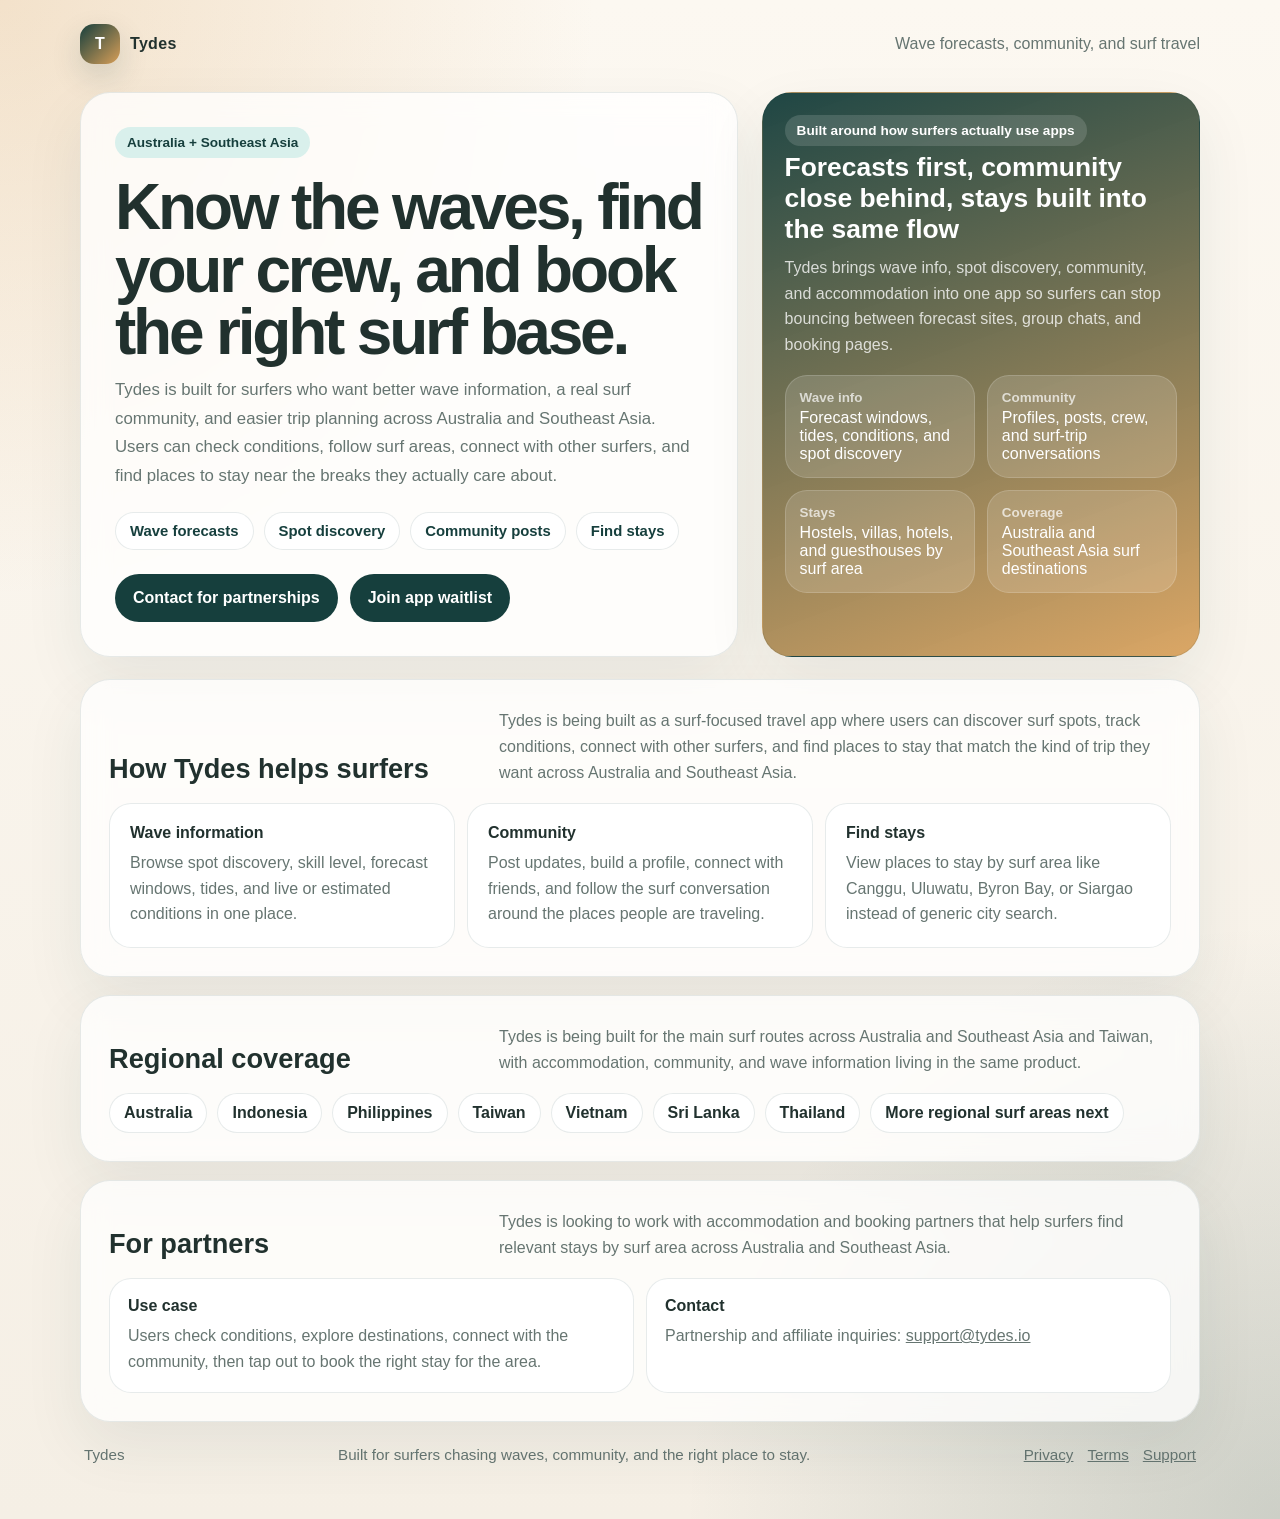
<file: docs/index.html>
<!DOCTYPE html>
<html lang="en">
  <head>
    <meta charset="UTF-8" />
    <meta name="viewport" content="width=device-width, initial-scale=1.0" />
    <title>Tydes | Surf forecasts, community, and stays</title>
    <meta
      name="description"
      content="Tydes is a surf app for wave forecasts, spot discovery, community, and stays across Australia and Southeast Asia."
    />
    <style>
      :root {
        --sand: #f5efe5;
        --cream: #fcf8f1;
        --ink: #21312e;
        --muted: #667571;
        --sea: #163f3d;
        --foam: #d9f0ec;
        --sun: #d89f58;
        --card: rgba(255, 255, 255, 0.76);
        --line: rgba(22, 63, 61, 0.1);
      }

      * {
        box-sizing: border-box;
      }

      body {
        margin: 0;
        font-family: "Avenir Next", "Helvetica Neue", Helvetica, Arial, sans-serif;
        color: var(--ink);
        background:
          radial-gradient(circle at top left, rgba(216, 159, 88, 0.25), transparent 30%),
          radial-gradient(circle at bottom right, rgba(22, 63, 61, 0.18), transparent 30%),
          linear-gradient(180deg, var(--cream), var(--sand));
      }

      a {
        color: inherit;
      }

      .page {
        width: min(1120px, calc(100% - 32px));
        margin: 0 auto;
        padding: 24px 0 56px;
      }

      .nav {
        display: flex;
        justify-content: space-between;
        align-items: center;
        margin-bottom: 28px;
      }

      .brand {
        display: inline-flex;
        align-items: center;
        gap: 10px;
        font-size: 1rem;
        font-weight: 800;
        letter-spacing: 0.02em;
      }

      .brand-mark {
        width: 40px;
        height: 40px;
        border-radius: 14px;
        display: grid;
        place-items: center;
        color: white;
        background: linear-gradient(135deg, var(--sea), var(--sun));
        box-shadow: 0 12px 30px rgba(22, 63, 61, 0.16);
      }

      .hero {
        display: grid;
        grid-template-columns: 1.2fr 0.8fr;
        gap: 24px;
        align-items: stretch;
      }

      .hero-copy,
      .hero-card,
      .section-card {
        background: var(--card);
        backdrop-filter: blur(14px);
        border: 1px solid var(--line);
        border-radius: 30px;
        box-shadow: 0 24px 60px rgba(22, 63, 61, 0.08);
      }

      .hero-copy {
        padding: 34px;
      }

      .eyebrow {
        display: inline-flex;
        align-items: center;
        gap: 8px;
        padding: 8px 12px;
        border-radius: 999px;
        background: var(--foam);
        color: var(--sea);
        font-size: 0.85rem;
        font-weight: 700;
      }

      h1 {
        margin: 18px 0 12px;
        font-size: clamp(2.35rem, 5vw, 4.6rem);
        line-height: 0.98;
        letter-spacing: -0.05em;
      }

      .hero-copy p {
        margin: 0;
        max-width: 46rem;
        color: var(--muted);
        font-size: 1.05rem;
        line-height: 1.7;
      }

      .hero-points {
        display: flex;
        gap: 10px;
        flex-wrap: wrap;
        margin-top: 22px;
      }

      .hero-point {
        padding: 10px 14px;
        border-radius: 999px;
        background: white;
        border: 1px solid var(--line);
        font-size: 0.93rem;
        font-weight: 700;
        color: var(--sea);
      }

      .hero-actions {
        display: flex;
        gap: 12px;
        flex-wrap: wrap;
        margin-top: 24px;
      }

      .button {
        display: inline-flex;
        align-items: center;
        justify-content: center;
        min-height: 48px;
        padding: 0 18px;
        border-radius: 999px;
        text-decoration: none;
        font-weight: 700;
        transition: transform 0.18s ease;
      }

      .button:hover {
        transform: translateY(-1px);
      }

      .button-primary {
        color: white;
        background: var(--sea);
      }

      .button-secondary {
        color: white;
        background: var(--sea);
      }

      .hero-card {
        padding: 22px;
        overflow: hidden;
        background:
          linear-gradient(160deg, rgba(22, 63, 61, 0.96), rgba(216, 159, 88, 0.92)),
          var(--card);
        color: white;
      }

      .hero-card h2 {
        margin: 6px 0 10px;
        font-size: 1.65rem;
      }

      .hero-card p {
        margin: 0 0 18px;
        color: rgba(255, 255, 255, 0.78);
        line-height: 1.6;
      }

      .pill-list,
      .stat-grid,
      .feature-grid {
        display: grid;
        gap: 12px;
      }

      .pill-list {
        grid-template-columns: repeat(2, minmax(0, 1fr));
      }

      .pill,
      .stat,
      .feature,
      .mini-card {
        border-radius: 22px;
      }

      .pill {
        padding: 14px;
        background: rgba(255, 255, 255, 0.14);
        border: 1px solid rgba(255, 255, 255, 0.16);
      }

      .pill strong {
        display: block;
        margin-bottom: 4px;
        font-size: 0.84rem;
        opacity: 0.7;
      }

      .sections {
        display: grid;
        gap: 18px;
        margin-top: 22px;
      }

      .section-card {
        padding: 28px;
      }

      .section-title {
        display: flex;
        justify-content: space-between;
        gap: 16px;
        align-items: end;
        margin-bottom: 18px;
      }

      .section-title h3 {
        margin: 0;
        font-size: 1.7rem;
      }

      .section-title p {
        margin: 0;
        color: var(--muted);
        max-width: 42rem;
        line-height: 1.6;
      }

      .feature-grid {
        grid-template-columns: repeat(3, minmax(0, 1fr));
      }

      .feature {
        padding: 20px;
        background: white;
        border: 1px solid var(--line);
      }

      .feature strong,
      .mini-card strong {
        display: block;
        margin-bottom: 8px;
        font-size: 1rem;
      }

      .feature span,
      .mini-card span,
      .note {
        color: var(--muted);
        line-height: 1.6;
      }

      .stat-grid {
        grid-template-columns: repeat(4, minmax(0, 1fr));
      }

      .stat {
        padding: 18px;
        background: white;
        border: 1px solid var(--line);
      }

      .stat strong {
        display: block;
        margin-bottom: 8px;
        font-size: 1.55rem;
      }

      .mini-grid {
        display: grid;
        grid-template-columns: repeat(2, minmax(0, 1fr));
        gap: 12px;
      }

      .mini-card {
        padding: 18px;
        background: white;
        border: 1px solid var(--line);
      }

      .coverage-list {
        display: flex;
        flex-wrap: wrap;
        gap: 10px;
      }

      .coverage-chip {
        padding: 10px 14px;
        border-radius: 999px;
        background: white;
        border: 1px solid var(--line);
        font-weight: 700;
      }

      .footer {
        display: flex;
        justify-content: space-between;
        gap: 18px;
        align-items: center;
        margin-top: 24px;
        padding: 0 4px;
        color: var(--muted);
        font-size: 0.95rem;
      }

      .footer-links {
        display: flex;
        gap: 14px;
        flex-wrap: wrap;
      }

      @media (max-width: 920px) {
        .hero,
        .feature-grid,
        .stat-grid,
        .mini-grid {
          grid-template-columns: 1fr;
        }

        .section-title,
        .footer,
        .nav {
          flex-direction: column;
          align-items: flex-start;
        }

        .pill-list {
          grid-template-columns: 1fr;
        }
      }
    </style>
  </head>
  <body>
    <main class="page">
      <header class="nav">
        <div class="brand">
          <span class="brand-mark">T</span>
          <span>Tydes</span>
        </div>
        <div class="note">Wave forecasts, community, and surf travel</div>
      </header>

      <section class="hero">
        <div class="hero-copy">
          <div class="eyebrow">Australia + Southeast Asia</div>
          <h1>Know the waves, find your crew, and book the right surf base.</h1>
          <p>
            Tydes is built for surfers who want better wave information, a real
            surf community, and easier trip planning across Australia and Southeast
            Asia. Users can check conditions, follow surf areas, connect with other
            surfers, and find places to stay near the breaks they actually care
            about.
          </p>
          <div class="hero-points">
            <span class="hero-point">Wave forecasts</span>
            <span class="hero-point">Spot discovery</span>
            <span class="hero-point">Community posts</span>
            <span class="hero-point">Find stays</span>
          </div>
          <div class="hero-actions">
            <a class="button button-primary" href="mailto:support@tydes.io?subject=Tydes%20partnerships">Contact for partnerships</a>
            <a class="button button-secondary" href="mailto:support@tydes.io?subject=Tydes%20App%20Waitlist">Join app waitlist</a>
          </div>
        </div>

        <aside class="hero-card">
          <div class="eyebrow" style="background: rgba(255,255,255,0.14); color: white;">
            Built around how surfers actually use apps
          </div>
          <h2>Forecasts first, community close behind, stays built into the same flow</h2>
          <p>
            Tydes brings wave info, spot discovery, community, and accommodation
            into one app so surfers can stop bouncing between forecast sites, group
            chats, and booking pages.
          </p>
          <div class="pill-list">
            <div class="pill">
              <strong>Wave info</strong>
              Forecast windows, tides, conditions, and spot discovery
            </div>
            <div class="pill">
              <strong>Community</strong>
              Profiles, posts, crew, and surf-trip conversations
            </div>
            <div class="pill">
              <strong>Stays</strong>
              Hostels, villas, hotels, and guesthouses by surf area
            </div>
            <div class="pill">
              <strong>Coverage</strong>
              Australia and Southeast Asia surf destinations
            </div>
          </div>
        </aside>
      </section>

      <section class="sections">
        <div class="section-card">
          <div class="section-title">
            <div>
              <h3>How Tydes helps surfers</h3>
            </div>
            <p>
              Tydes is being built as a surf-focused travel app where users can
              discover surf spots, track conditions, connect with other surfers,
              and find places to stay that match the kind of trip they want across
              Australia and Southeast Asia.
            </p>
          </div>
          <div class="feature-grid">
            <article class="feature">
              <strong>Wave information</strong>
              <span>Browse spot discovery, skill level, forecast windows, tides, and live or estimated conditions in one place.</span>
            </article>
            <article class="feature">
              <strong>Community</strong>
              <span>Post updates, build a profile, connect with friends, and follow the surf conversation around the places people are traveling.</span>
            </article>
            <article class="feature">
              <strong>Find stays</strong>
              <span>View places to stay by surf area like Canggu, Uluwatu, Byron Bay, or Siargao instead of generic city search.</span>
            </article>
          </div>
        </div>

        <div class="section-card">
          <div class="section-title">
            <div>
              <h3>Regional coverage</h3>
            </div>
            <p>
              Tydes is being built for the main surf routes across Australia and
              Southeast Asia and Taiwan, with accommodation, community, and wave information
              living in the same product.
            </p>
          </div>
          <div class="coverage-list">
            <span class="coverage-chip">Australia</span>
            <span class="coverage-chip">Indonesia</span>
            <span class="coverage-chip">Philippines</span>
            <span class="coverage-chip">Taiwan</span>
            <span class="coverage-chip">Vietnam</span>
            <span class="coverage-chip">Sri Lanka</span>
            <span class="coverage-chip">Thailand</span>
            <span class="coverage-chip">More regional surf areas next</span>
          </div>
        </div>

        <div class="section-card">
          <div class="section-title">
            <div>
              <h3>For partners</h3>
            </div>
            <p>
              Tydes is looking to work with accommodation and booking partners that
              help surfers find relevant stays by surf area across Australia and
              Southeast Asia.
            </p>
          </div>
          <div class="mini-grid">
            <div class="mini-card">
              <strong>Use case</strong>
              <span>
                Users check conditions, explore destinations, connect with the
                community, then tap out to book the right stay for the area.
              </span>
            </div>
            <div class="mini-card">
              <strong>Contact</strong>
              <span>
                Partnership and affiliate inquiries:
                <a href="mailto:support@tydes.io?subject=Tydes%20partnerships">support@tydes.io</a>
              </span>
            </div>
          </div>
        </div>
      </section>

      <footer class="footer">
        <span>Tydes</span>
        <span>Built for surfers chasing waves, community, and the right place to stay.</span>
        <div class="footer-links">
          <a href="/privacy">Privacy</a>
          <a href="/terms">Terms</a>
          <a href="/support">Support</a>
        </div>
      </footer>
    </main>
  </body>
</html>
</file>
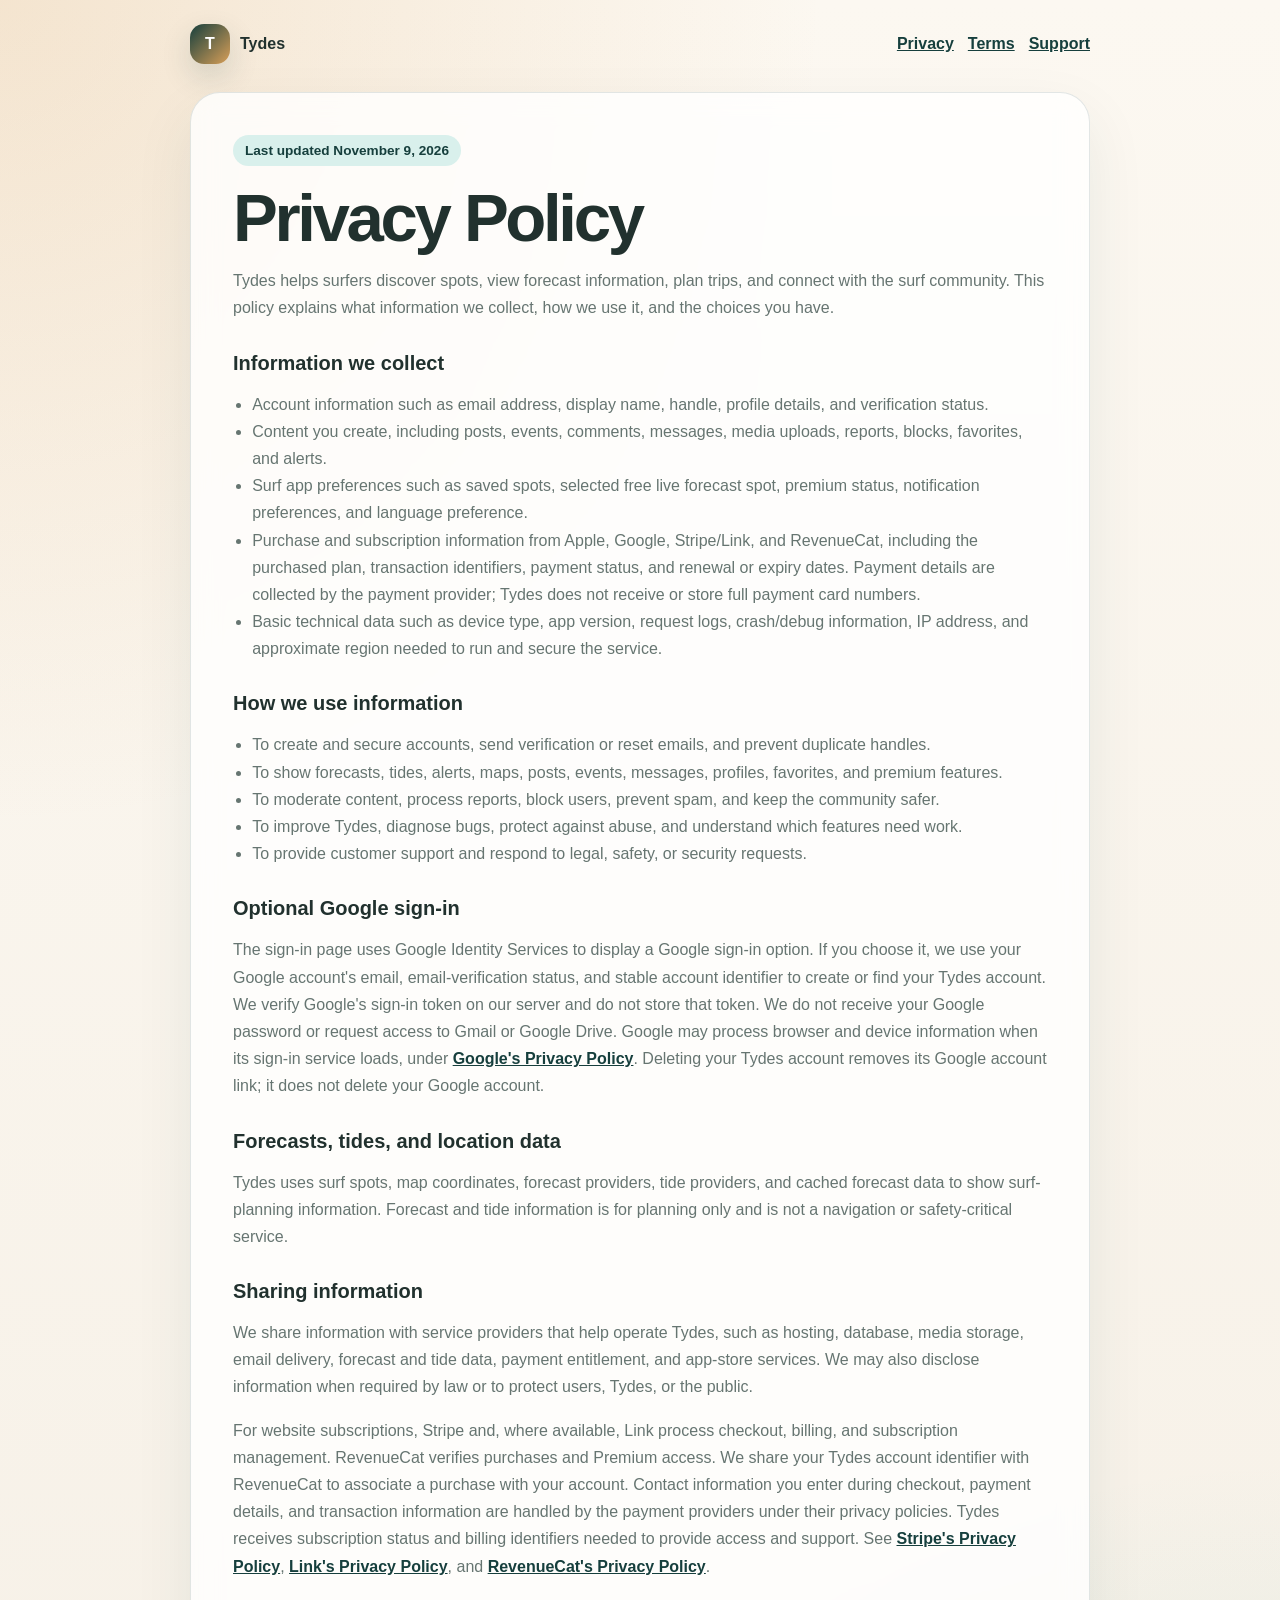
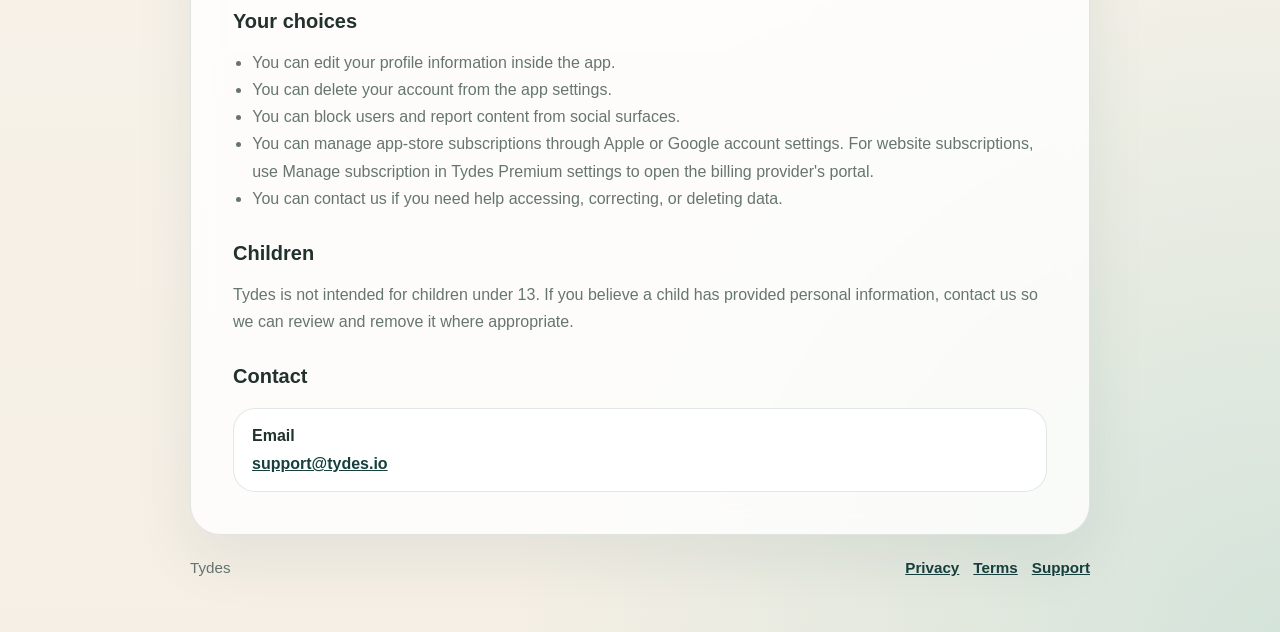
<file: docs/privacy/index.html>
<!DOCTYPE html>
<html lang="en">
  <head>
    <meta charset="UTF-8" />
    <meta name="viewport" content="width=device-width, initial-scale=1.0" />
    <title>Privacy Policy | Tydes</title>
    <meta
      name="description"
      content="Privacy Policy for Tydes, the surf forecast, community, and travel app."
    />
    <link rel="stylesheet" href="../legal.css" />
  </head>
  <body>
    <main class="page">
      <header class="nav">
        <a class="brand" href="/">
          <span class="brand-mark">T</span>
          <span>Tydes</span>
        </a>
        <nav class="nav-links" aria-label="Legal navigation">
          <a href="/privacy">Privacy</a>
          <a href="/terms">Terms</a>
          <a href="/support">Support</a>
        </nav>
      </header>

      <article class="card">
        <span class="eyebrow">Last updated November 9, 2026</span>
        <h1>Privacy Policy</h1>
        <p>
          Tydes helps surfers discover spots, view forecast information, plan
          trips, and connect with the surf community. This policy explains what
          information we collect, how we use it, and the choices you have.
        </p>

        <h2>Information we collect</h2>
        <ul>
          <li>Account information such as email address, display name, handle, profile details, and verification status.</li>
          <li>Content you create, including posts, events, comments, messages, media uploads, reports, blocks, favorites, and alerts.</li>
          <li>Surf app preferences such as saved spots, selected free live forecast spot, premium status, notification preferences, and language preference.</li>
          <li>Purchase and subscription information from Apple, Google, Stripe/Link, and RevenueCat, including the purchased plan, transaction identifiers, payment status, and renewal or expiry dates. Payment details are collected by the payment provider; Tydes does not receive or store full payment card numbers.</li>
          <li>Basic technical data such as device type, app version, request logs, crash/debug information, IP address, and approximate region needed to run and secure the service.</li>
        </ul>

        <h2>How we use information</h2>
        <ul>
          <li>To create and secure accounts, send verification or reset emails, and prevent duplicate handles.</li>
          <li>To show forecasts, tides, alerts, maps, posts, events, messages, profiles, favorites, and premium features.</li>
          <li>To moderate content, process reports, block users, prevent spam, and keep the community safer.</li>
          <li>To improve Tydes, diagnose bugs, protect against abuse, and understand which features need work.</li>
          <li>To provide customer support and respond to legal, safety, or security requests.</li>
        </ul>

        <h2>Optional Google sign-in</h2>
        <p>
          The sign-in page uses Google Identity Services to display a Google
          sign-in option. If you choose it, we use your Google account's email,
          email-verification status, and stable account identifier to create or
          find your Tydes account. We verify Google's sign-in token on our server
          and do not store that token. We do not receive your Google password
          or request access to Gmail or Google Drive. Google may process browser
          and device information when its sign-in service loads, under
          <a href="https://policies.google.com/privacy">Google's Privacy Policy</a>.
          Deleting your Tydes account removes its Google account link; it does
          not delete your Google account.
        </p>

        <h2>Forecasts, tides, and location data</h2>
        <p>
          Tydes uses surf spots, map coordinates, forecast providers, tide
          providers, and cached forecast data to show surf-planning information.
          Forecast and tide information is for planning only and is not a
          navigation or safety-critical service.
        </p>

        <h2>Sharing information</h2>
        <p>
          We share information with service providers that help operate Tydes,
          such as hosting, database, media storage, email delivery, forecast and
          tide data, payment entitlement, and app-store services. We may also
          disclose information when required by law or to protect users, Tydes,
          or the public.
        </p>
        <p>
          For website subscriptions, Stripe and, where available, Link process
          checkout, billing, and subscription management. RevenueCat verifies
          purchases and Premium access. We share your Tydes account identifier
          with RevenueCat to associate a purchase with your account. Contact
          information you enter during checkout, payment details, and
          transaction information are handled by the payment providers under
          their privacy policies. Tydes receives subscription status and billing
          identifiers needed to provide access and support.
          See <a href="https://stripe.com/privacy">Stripe's Privacy Policy</a>,
          <a href="https://link.com/privacy">Link's Privacy Policy</a>, and
          <a href="https://www.revenuecat.com/privacy/">RevenueCat's Privacy Policy</a>.
        </p>

        <h2>Your choices</h2>
        <ul>
          <li>You can edit your profile information inside the app.</li>
          <li>You can delete your account from the app settings.</li>
          <li>You can block users and report content from social surfaces.</li>
          <li>You can manage app-store subscriptions through Apple or Google account settings. For website subscriptions, use Manage subscription in Tydes Premium settings to open the billing provider's portal.</li>
          <li>You can contact us if you need help accessing, correcting, or deleting data.</li>
        </ul>

        <h2>Children</h2>
        <p>
          Tydes is not intended for children under 13. If you believe a child has
          provided personal information, contact us so we can review and remove
          it where appropriate.
        </p>

        <h2>Contact</h2>
        <div class="contact-card">
          <strong>Email</strong>
          <a href="mailto:support@tydes.io">support@tydes.io</a>
        </div>
      </article>

      <footer class="footer">
        <span>Tydes</span>
        <div class="footer-links">
          <a href="/privacy">Privacy</a>
          <a href="/terms">Terms</a>
          <a href="/support">Support</a>
        </div>
      </footer>
    </main>
  </body>
</html>
</file>
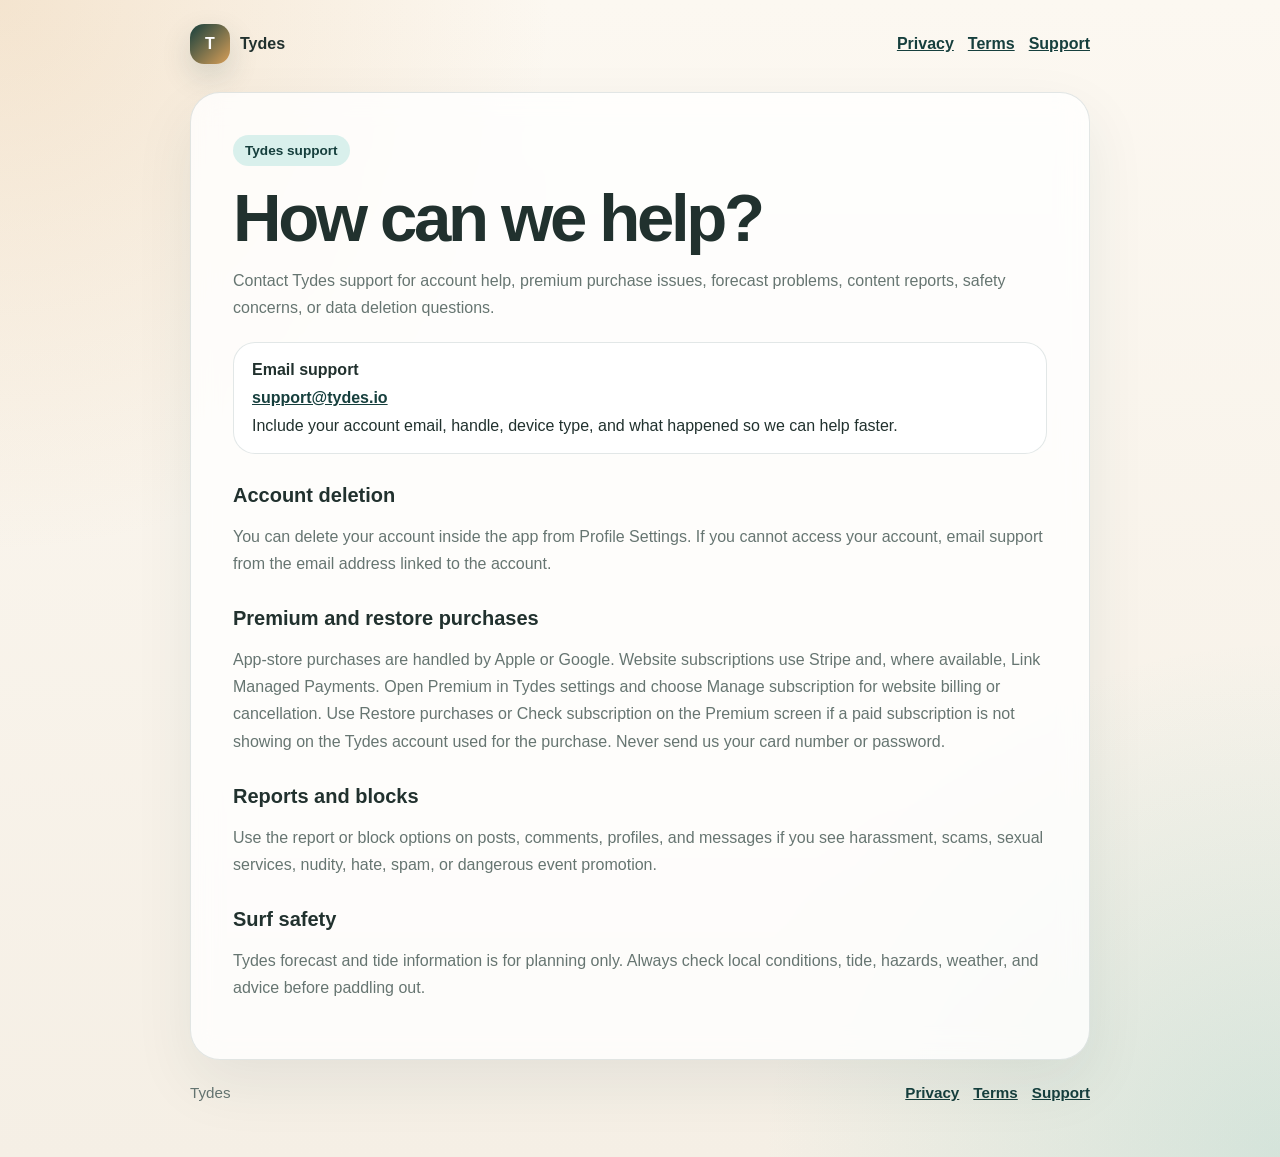
<file: docs/support/index.html>
<!DOCTYPE html>
<html lang="en">
  <head>
    <meta charset="UTF-8" />
    <meta name="viewport" content="width=device-width, initial-scale=1.0" />
    <title>Support | Tydes</title>
    <meta
      name="description"
      content="Get help with Tydes accounts, premium, forecasts, reports, and safety."
    />
    <link rel="stylesheet" href="../legal.css" />
  </head>
  <body>
    <main class="page">
      <header class="nav">
        <a class="brand" href="/">
          <span class="brand-mark">T</span>
          <span>Tydes</span>
        </a>
        <nav class="nav-links" aria-label="Legal navigation">
          <a href="/privacy">Privacy</a>
          <a href="/terms">Terms</a>
          <a href="/support">Support</a>
        </nav>
      </header>

      <article class="card">
        <span class="eyebrow">Tydes support</span>
        <h1>How can we help?</h1>
        <p>
          Contact Tydes support for account help, premium purchase issues,
          forecast problems, content reports, safety concerns, or data deletion
          questions.
        </p>

        <div class="contact-card">
          <strong>Email support</strong>
          <a href="mailto:support@tydes.io">support@tydes.io</a>
          <span>
            Include your account email, handle, device type, and what happened so
            we can help faster.
          </span>
        </div>

        <h2>Account deletion</h2>
        <p>
          You can delete your account inside the app from Profile Settings. If you
          cannot access your account, email support from the email address linked
          to the account.
        </p>

        <h2>Premium and restore purchases</h2>
        <p>
          App-store purchases are handled by Apple or Google. Website
          subscriptions use Stripe and, where available, Link Managed Payments.
          Open Premium in Tydes settings and choose Manage subscription for
          website billing or cancellation. Use Restore purchases or Check
          subscription on the Premium screen if a paid subscription is not
          showing on the Tydes account used for the purchase. Never send us your
          card number or password.
        </p>

        <h2>Reports and blocks</h2>
        <p>
          Use the report or block options on posts, comments, profiles, and
          messages if you see harassment, scams, sexual services, nudity, hate,
          spam, or dangerous event promotion.
        </p>

        <h2>Surf safety</h2>
        <p>
          Tydes forecast and tide information is for planning only. Always check
          local conditions, tide, hazards, weather, and advice before paddling out.
        </p>
      </article>

      <footer class="footer">
        <span>Tydes</span>
        <div class="footer-links">
          <a href="/privacy">Privacy</a>
          <a href="/terms">Terms</a>
          <a href="/support">Support</a>
        </div>
      </footer>
    </main>
  </body>
</html>
</file>
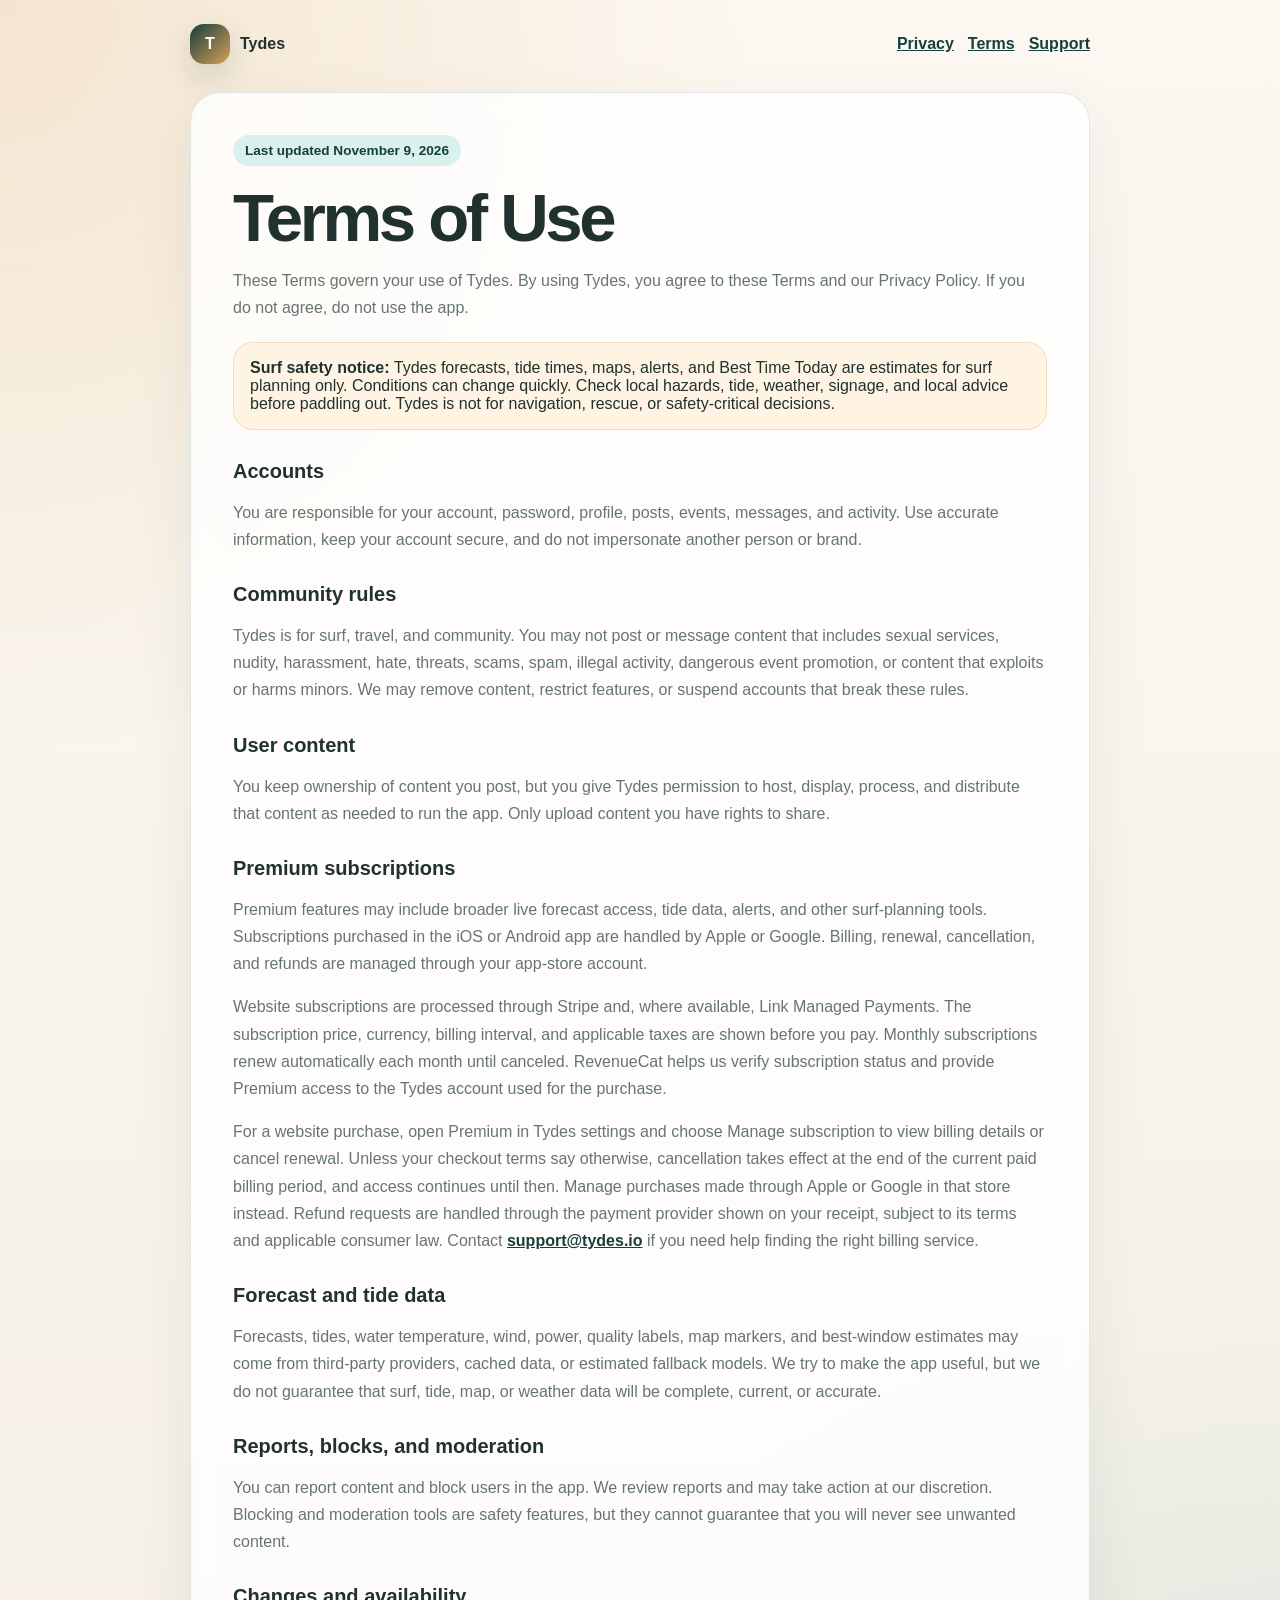
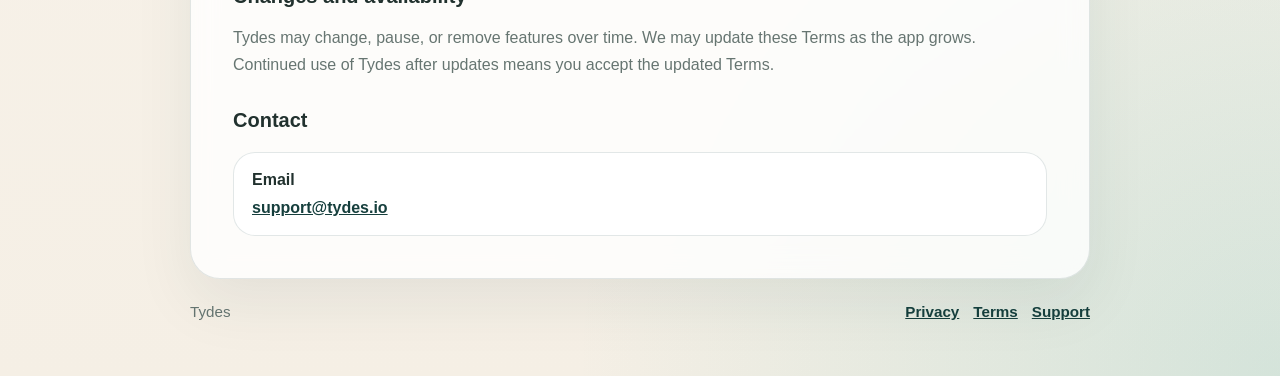
<file: docs/terms/index.html>
<!DOCTYPE html>
<html lang="en">
  <head>
    <meta charset="UTF-8" />
    <meta name="viewport" content="width=device-width, initial-scale=1.0" />
    <title>Terms of Use | Tydes</title>
    <meta
      name="description"
      content="Terms of Use for Tydes, the surf forecast, community, and travel app."
    />
    <link rel="stylesheet" href="../legal.css" />
  </head>
  <body>
    <main class="page">
      <header class="nav">
        <a class="brand" href="/">
          <span class="brand-mark">T</span>
          <span>Tydes</span>
        </a>
        <nav class="nav-links" aria-label="Legal navigation">
          <a href="/privacy">Privacy</a>
          <a href="/terms">Terms</a>
          <a href="/support">Support</a>
        </nav>
      </header>

      <article class="card">
        <span class="eyebrow">Last updated November 9, 2026</span>
        <h1>Terms of Use</h1>
        <p>
          These Terms govern your use of Tydes. By using Tydes, you agree to
          these Terms and our Privacy Policy. If you do not agree, do not use the
          app.
        </p>

        <div class="notice">
          <strong>Surf safety notice:</strong>
          Tydes forecasts, tide times, maps, alerts, and Best Time Today are
          estimates for surf planning only. Conditions can change quickly. Check
          local hazards, tide, weather, signage, and local advice before paddling
          out. Tydes is not for navigation, rescue, or safety-critical decisions.
        </div>

        <h2>Accounts</h2>
        <p>
          You are responsible for your account, password, profile, posts, events,
          messages, and activity. Use accurate information, keep your account
          secure, and do not impersonate another person or brand.
        </p>

        <h2>Community rules</h2>
        <p>
          Tydes is for surf, travel, and community. You may not post or message
          content that includes sexual services, nudity, harassment, hate, threats,
          scams, spam, illegal activity, dangerous event promotion, or content
          that exploits or harms minors. We may remove content, restrict features,
          or suspend accounts that break these rules.
        </p>

        <h2>User content</h2>
        <p>
          You keep ownership of content you post, but you give Tydes permission
          to host, display, process, and distribute that content as needed to run
          the app. Only upload content you have rights to share.
        </p>

        <h2>Premium subscriptions</h2>
        <p>
          Premium features may include broader live forecast access, tide data,
          alerts, and other surf-planning tools. Subscriptions purchased in the
          iOS or Android app are handled by Apple or Google. Billing, renewal,
          cancellation, and refunds are managed through your app-store account.
        </p>
        <p>
          Website subscriptions are processed through Stripe and, where
          available, Link Managed Payments. The subscription price, currency,
          billing interval, and applicable taxes are shown before you pay.
          Monthly subscriptions renew automatically each month until canceled.
          RevenueCat helps us verify subscription status and provide Premium
          access to the Tydes account used for the purchase.
        </p>
        <p>
          For a website purchase, open Premium in Tydes settings and choose
          Manage subscription to view billing details or cancel renewal. Unless
          your checkout terms say otherwise, cancellation takes effect at the
          end of the current paid billing period, and access continues until
          then. Manage purchases made through Apple or Google in that store
          instead. Refund requests are handled through the payment provider
          shown on your receipt, subject to its terms and applicable consumer
          law. Contact <a href="mailto:support@tydes.io">support@tydes.io</a>
          if you need help finding the right billing service.
        </p>

        <h2>Forecast and tide data</h2>
        <p>
          Forecasts, tides, water temperature, wind, power, quality labels, map
          markers, and best-window estimates may come from third-party providers,
          cached data, or estimated fallback models. We try to make the app useful,
          but we do not guarantee that surf, tide, map, or weather data will be
          complete, current, or accurate.
        </p>

        <h2>Reports, blocks, and moderation</h2>
        <p>
          You can report content and block users in the app. We review reports
          and may take action at our discretion. Blocking and moderation tools are
          safety features, but they cannot guarantee that you will never see
          unwanted content.
        </p>

        <h2>Changes and availability</h2>
        <p>
          Tydes may change, pause, or remove features over time. We may update
          these Terms as the app grows. Continued use of Tydes after updates means
          you accept the updated Terms.
        </p>

        <h2>Contact</h2>
        <div class="contact-card">
          <strong>Email</strong>
          <a href="mailto:support@tydes.io">support@tydes.io</a>
        </div>
      </article>

      <footer class="footer">
        <span>Tydes</span>
        <div class="footer-links">
          <a href="/privacy">Privacy</a>
          <a href="/terms">Terms</a>
          <a href="/support">Support</a>
        </div>
      </footer>
    </main>
  </body>
</html>
</file>
<file: docs/legal.css>
:root {
  --sand: #f5efe5;
  --cream: #fcf8f1;
  --ink: #21312e;
  --muted: #667571;
  --sea: #163f3d;
  --teal: #2aa7a1;
  --foam: #d9f0ec;
  --sun: #d89f58;
  --card: rgba(255, 255, 255, 0.8);
  --line: rgba(22, 63, 61, 0.12);
}

* {
  box-sizing: border-box;
}

body {
  margin: 0;
  font-family: "Avenir Next", "Helvetica Neue", Helvetica, Arial, sans-serif;
  color: var(--ink);
  background:
    radial-gradient(circle at top left, rgba(216, 159, 88, 0.22), transparent 32%),
    radial-gradient(circle at bottom right, rgba(42, 167, 161, 0.16), transparent 30%),
    linear-gradient(180deg, var(--cream), var(--sand));
}

a {
  color: var(--sea);
  font-weight: 700;
}

.page {
  width: min(900px, calc(100% - 32px));
  margin: 0 auto;
  padding: 24px 0 56px;
}

.nav,
.footer {
  display: flex;
  justify-content: space-between;
  gap: 16px;
  align-items: center;
}

.brand {
  display: inline-flex;
  align-items: center;
  gap: 10px;
  text-decoration: none;
  color: var(--ink);
  font-weight: 900;
}

.brand-mark {
  width: 40px;
  height: 40px;
  border-radius: 14px;
  display: grid;
  place-items: center;
  color: white;
  background: linear-gradient(135deg, var(--sea), var(--sun));
  box-shadow: 0 12px 30px rgba(22, 63, 61, 0.16);
}

.nav-links,
.footer-links {
  display: flex;
  gap: 14px;
  flex-wrap: wrap;
}

.card {
  margin-top: 28px;
  padding: clamp(24px, 5vw, 42px);
  background: var(--card);
  border: 1px solid var(--line);
  border-radius: 30px;
  box-shadow: 0 24px 60px rgba(22, 63, 61, 0.08);
  backdrop-filter: blur(14px);
}

.eyebrow {
  display: inline-flex;
  align-items: center;
  padding: 8px 12px;
  border-radius: 999px;
  background: var(--foam);
  color: var(--sea);
  font-size: 0.85rem;
  font-weight: 800;
}

h1 {
  margin: 18px 0 12px;
  font-size: clamp(2.3rem, 6vw, 4.2rem);
  line-height: 1;
  letter-spacing: -0.05em;
}

h2 {
  margin: 30px 0 10px;
  font-size: 1.25rem;
}

p,
li {
  color: var(--muted);
  line-height: 1.7;
}

ul {
  padding-left: 1.2rem;
}

.notice {
  margin: 20px 0;
  padding: 16px;
  border-radius: 20px;
  background: #fff4e4;
  border: 1px solid rgba(216, 159, 88, 0.28);
}

.contact-card {
  display: grid;
  gap: 10px;
  margin-top: 20px;
  padding: 18px;
  border-radius: 22px;
  background: white;
  border: 1px solid var(--line);
}

.footer {
  margin-top: 24px;
  color: var(--muted);
  font-size: 0.95rem;
}

@media (max-width: 720px) {
  .nav,
  .footer {
    align-items: flex-start;
    flex-direction: column;
  }
}
</file>
